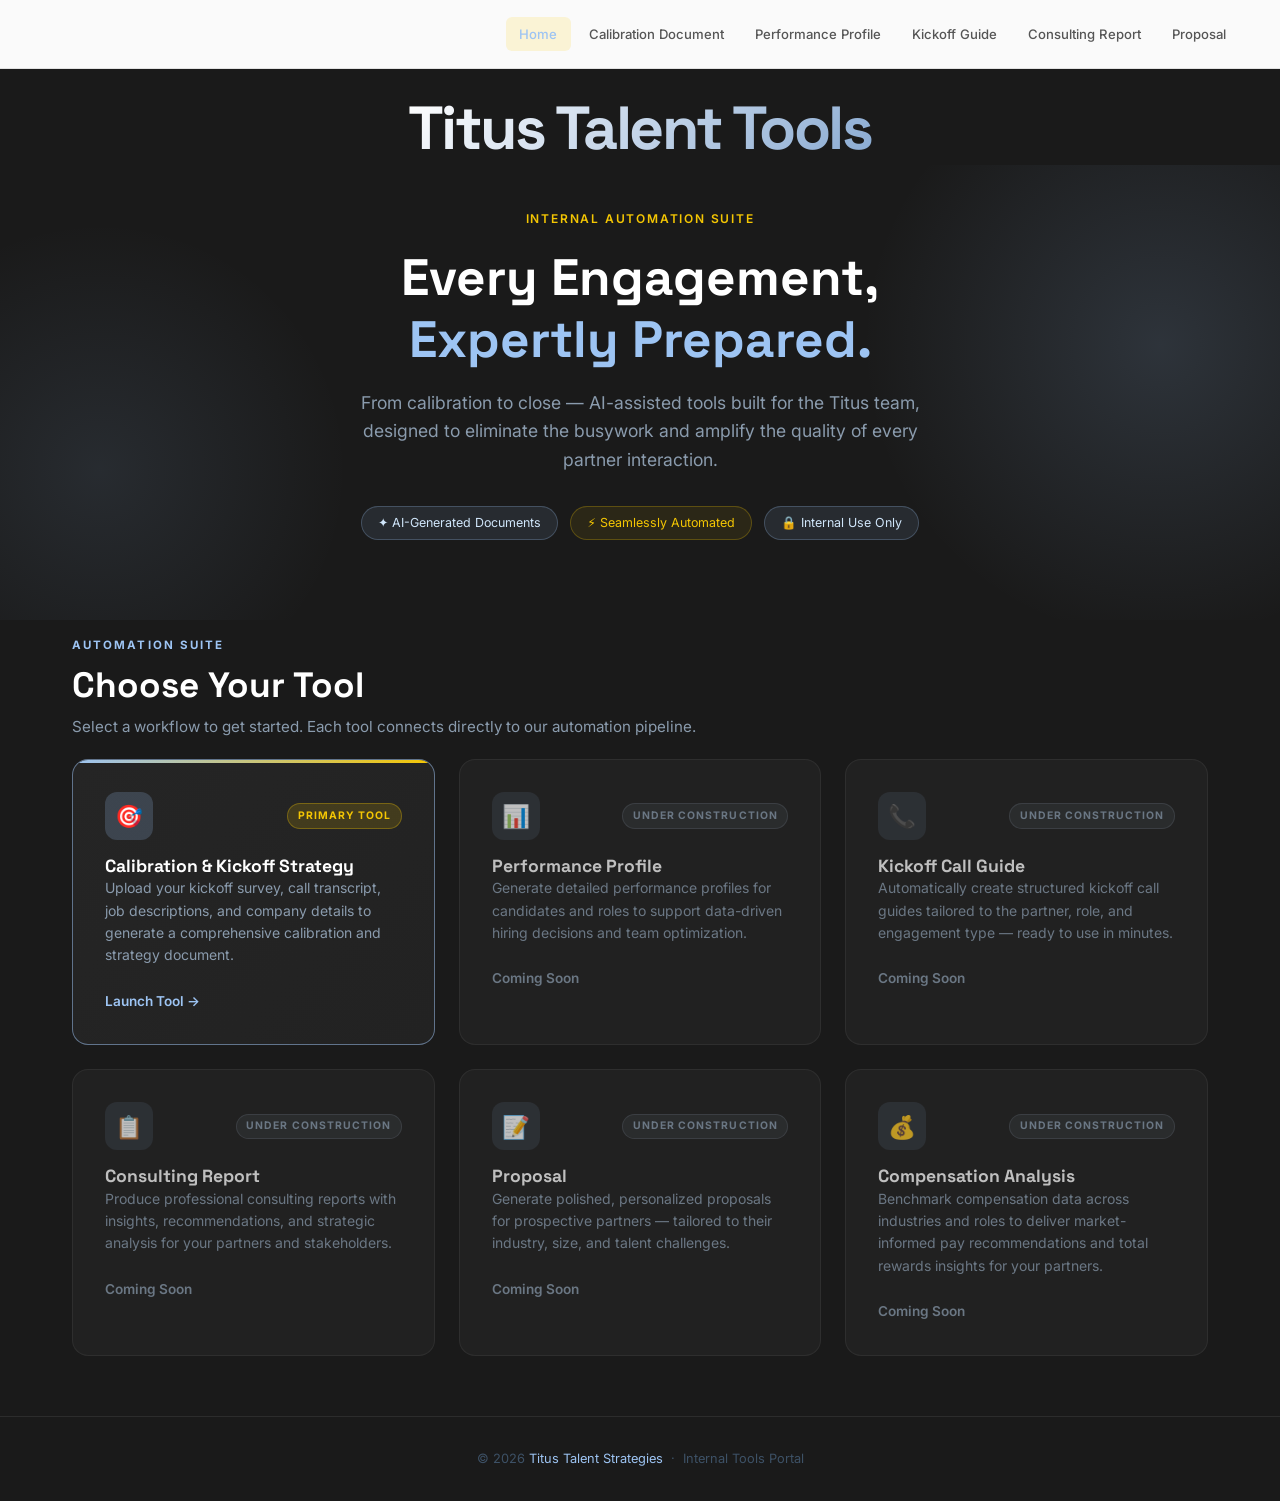
<file: index.html>
<!DOCTYPE html>
<html lang="en">
<head>
  <meta charset="UTF-8" />
  <meta name="viewport" content="width=device-width, initial-scale=1.0" />
  <title>Titus Talent Tools</title>
  <link rel="preconnect" href="https://fonts.googleapis.com" />
  <link href="https://fonts.googleapis.com/css2?family=Inter:wght@400;500;600;700;800&family=Space+Grotesk:wght@500;600;700&display=swap" rel="stylesheet" />
  <link rel="stylesheet" href="styles.css" />
</head>
<body>

  <!-- Navbar -->
  <nav class="navbar">
    <div class="navbar-inner">
      <a href="index.html" class="logo">
        <img src="logo.svg" alt="Titus Talent Strategies" height="44" />
      </a>
      <ul class="nav-links">
        <li><a href="index.html" class="active">Home</a></li>
        <li><a href="calibration-kickoff.html">Calibration Document</a></li>
        <li><span class="nav-disabled">Performance Profile</span></li>
        <li><span class="nav-disabled">Kickoff Guide</span></li>
        <li><span class="nav-disabled">Consulting Report</span></li>
        <li><span class="nav-disabled">Proposal</span></li>
      </ul>
    </div>
  </nav>

  <!-- Site Header -->
  <header class="site-header">
    <h1 class="site-title">Titus Talent Tools</h1>
  </header>

  <!-- Hero -->
  <section class="hero">
    <div class="hero-inner">
      <span class="hero-eyebrow">Internal Automation Suite</span>
      <h1>Every Engagement,<br><span>Expertly Prepared.</span></h1>
      <p class="lead">From calibration to close — AI-assisted tools built for the Titus team, designed to eliminate the busywork and amplify the quality of every partner interaction.</p>
      <div style="display:flex;justify-content:center;flex-wrap:wrap;gap:0.75rem;margin-top:2rem;">
        <span style="display:inline-flex;align-items:center;gap:6px;background:rgba(157,196,243,0.1);border:1px solid rgba(157,196,243,0.25);border-radius:999px;padding:0.4rem 1rem;font-size:0.78rem;color:var(--blue-light);">✦ AI-Generated Documents</span>
        <span style="display:inline-flex;align-items:center;gap:6px;background:rgba(244,198,3,0.08);border:1px solid rgba(244,198,3,0.25);border-radius:999px;padding:0.4rem 1rem;font-size:0.78rem;color:var(--gold);">⚡ Seamlessly Automated</span>
        <span style="display:inline-flex;align-items:center;gap:6px;background:rgba(157,196,243,0.1);border:1px solid rgba(157,196,243,0.25);border-radius:999px;padding:0.4rem 1rem;font-size:0.78rem;color:var(--blue-light);">🔒 Internal Use Only</span>
      </div>
    </div>
  </section>

  <!-- Tools Grid -->
  <div class="section">
    <div class="section-label">Automation Suite</div>
    <h2 class="section-title">Choose Your Tool</h2>
    <p class="section-sub">Select a workflow to get started. Each tool connects directly to our automation pipeline.</p>

    <div class="tools-grid">

      <!-- 1. Calibration & Kickoff — FEATURED -->
      <a href="calibration-kickoff.html" class="tool-card featured" style="text-decoration:none;">
        <div style="display:flex;align-items:center;justify-content:space-between;">
          <div class="tool-icon">🎯</div>
          <span class="badge gold">Primary Tool</span>
        </div>
        <div>
          <h3>Calibration &amp; Kickoff Strategy</h3>
          <p>Upload your kickoff survey, call transcript, job descriptions, and company details to generate a comprehensive calibration and strategy document.</p>
        </div>
        <span class="card-link">Launch Tool &rarr;</span>
      </a>

      <!-- 2. Performance Profile — Under Construction -->
      <div class="tool-card wip">
        <div style="display:flex;align-items:center;justify-content:space-between;">
          <div class="tool-icon">📊</div>
          <span class="badge wip">Under Construction</span>
        </div>
        <div>
          <h3>Performance Profile</h3>
          <p>Generate detailed performance profiles for candidates and roles to support data-driven hiring decisions and team optimization.</p>
        </div>
        <span class="card-link">Coming Soon</span>
      </div>

      <!-- 3. Kickoff Call Guide — Under Construction -->
      <div class="tool-card wip">
        <div style="display:flex;align-items:center;justify-content:space-between;">
          <div class="tool-icon">📞</div>
          <span class="badge wip">Under Construction</span>
        </div>
        <div>
          <h3>Kickoff Call Guide</h3>
          <p>Automatically create structured kickoff call guides tailored to the partner, role, and engagement type — ready to use in minutes.</p>
        </div>
        <span class="card-link">Coming Soon</span>
      </div>

      <!-- 4. Consulting Report — Under Construction -->
      <div class="tool-card wip">
        <div style="display:flex;align-items:center;justify-content:space-between;">
          <div class="tool-icon">📋</div>
          <span class="badge wip">Under Construction</span>
        </div>
        <div>
          <h3>Consulting Report</h3>
          <p>Produce professional consulting reports with insights, recommendations, and strategic analysis for your partners and stakeholders.</p>
        </div>
        <span class="card-link">Coming Soon</span>
      </div>

      <!-- 5. Proposal — Under Construction -->
      <div class="tool-card wip">
        <div style="display:flex;align-items:center;justify-content:space-between;">
          <div class="tool-icon">📝</div>
          <span class="badge wip">Under Construction</span>
        </div>
        <div>
          <h3>Proposal</h3>
          <p>Generate polished, personalized proposals for prospective partners — tailored to their industry, size, and talent challenges.</p>
        </div>
        <span class="card-link">Coming Soon</span>
      </div>

      <!-- 6. Compensation Analysis — Under Construction -->
      <div class="tool-card wip">
        <div style="display:flex;align-items:center;justify-content:space-between;">
          <div class="tool-icon">💰</div>
          <span class="badge wip">Under Construction</span>
        </div>
        <div>
          <h3>Compensation Analysis</h3>
          <p>Benchmark compensation data across industries and roles to deliver market-informed pay recommendations and total rewards insights for your partners.</p>
        </div>
        <span class="card-link">Coming Soon</span>
      </div>

    </div>
  </div>

  <!-- Footer -->
  <footer class="footer">
    <p>&copy; 2026 <a href="https://www.titustalent.com" target="_blank">Titus Talent Strategies</a> &nbsp;&middot;&nbsp; Internal Tools Portal</p>
  </footer>

</body>
</html>
</file>
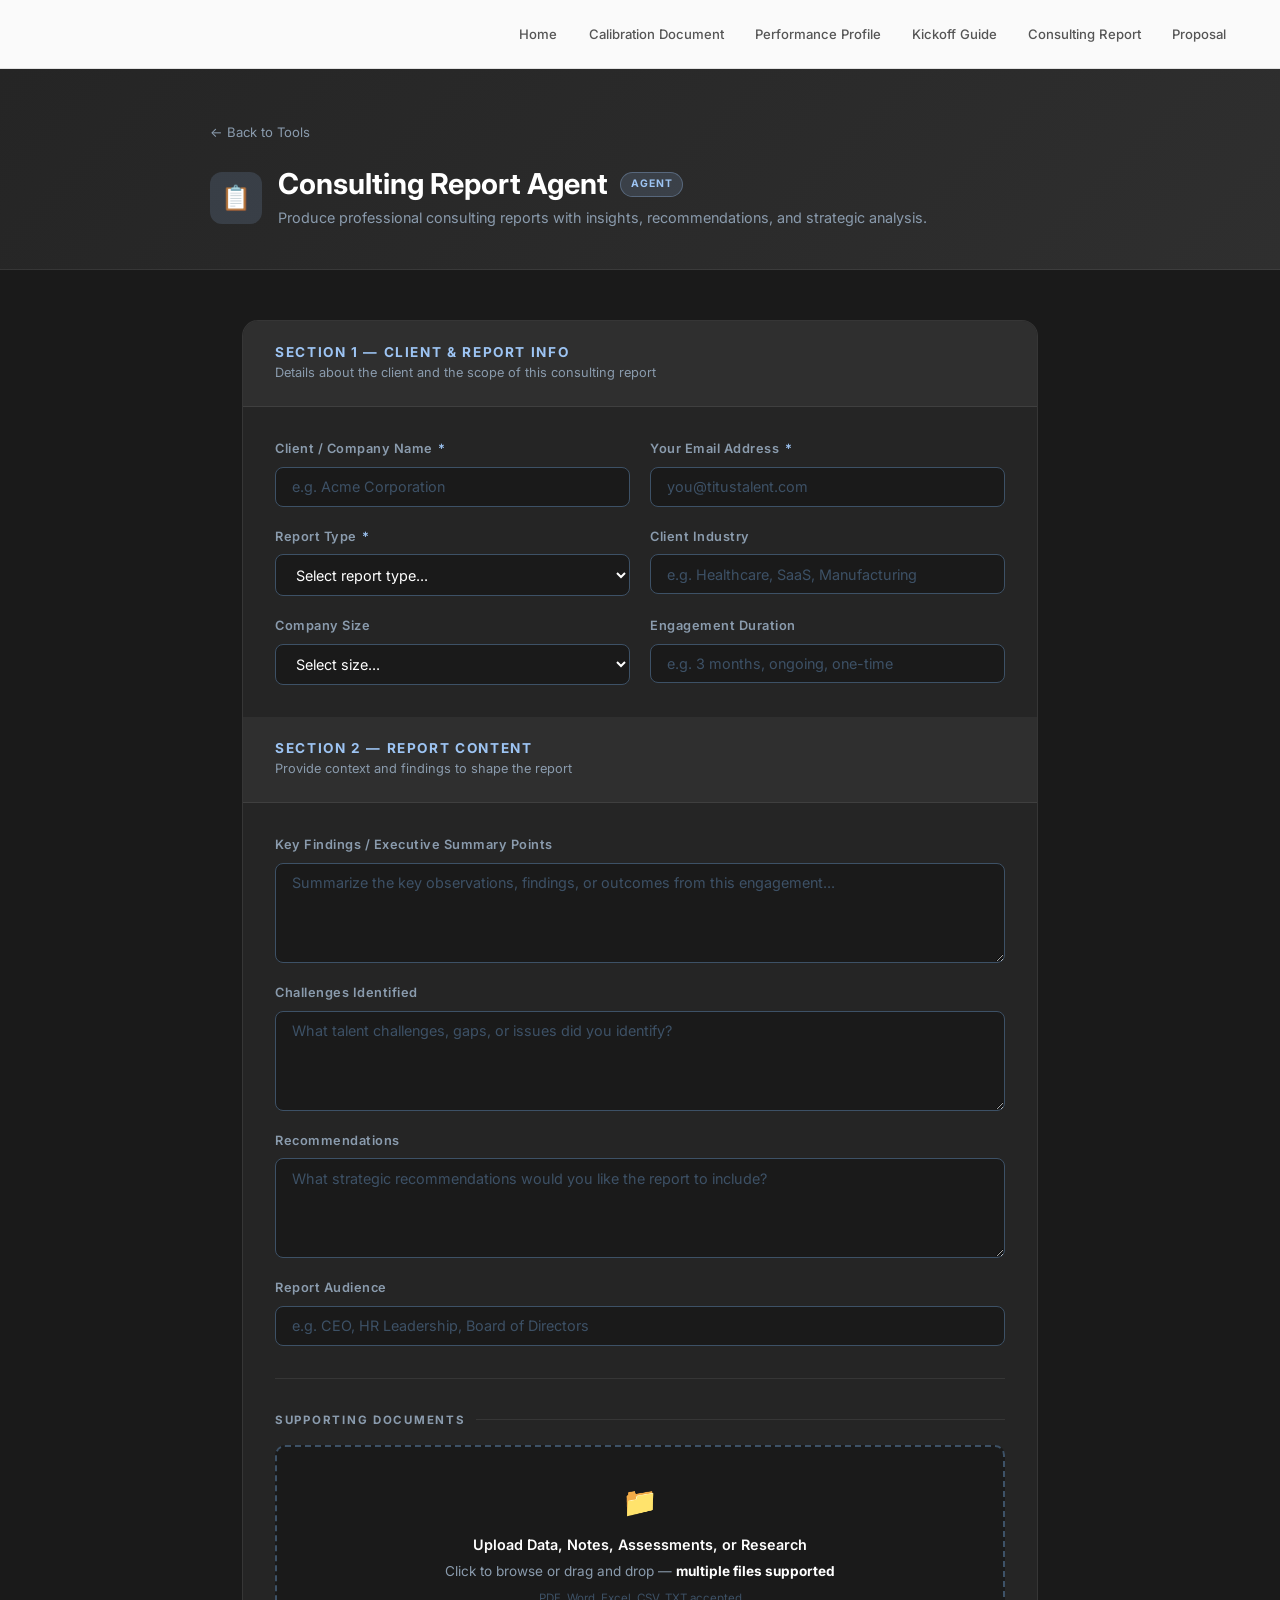
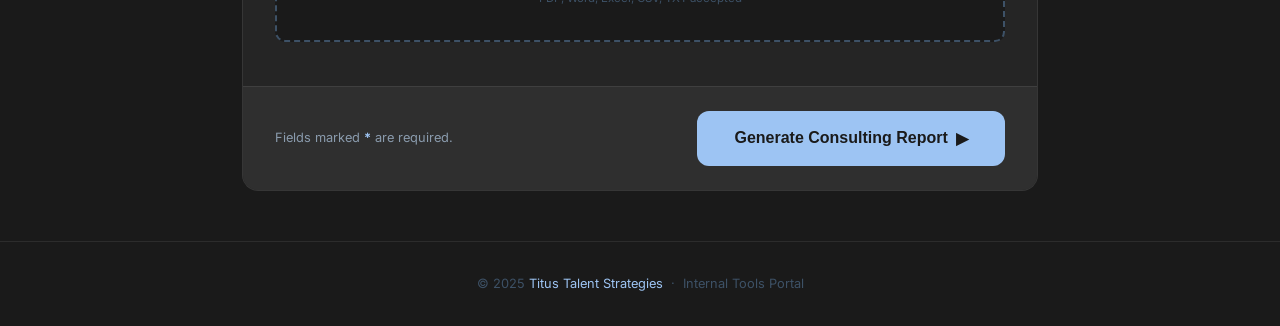
<file: consulting-report.html>
<!DOCTYPE html>
<html lang="en">
<head>
  <meta charset="UTF-8" />
  <meta name="viewport" content="width=device-width, initial-scale=1.0" />
  <title>Consulting Report Agent | Titus Talent Tools</title>
  <link rel="preconnect" href="https://fonts.googleapis.com" />
  <link href="https://fonts.googleapis.com/css2?family=Inter:wght@400;500;600;700;800&display=swap" rel="stylesheet" />
  <link rel="stylesheet" href="styles.css" />
  <style>
    .upload-zone {
      border: 2px dashed var(--gray-mid); border-radius: 10px; padding: 2rem 1.5rem;
      text-align: center; cursor: pointer; transition: all 0.2s; background: var(--navy); position: relative;
    }
    .upload-zone:hover, .upload-zone.dragover { border-color: var(--orange); background: rgba(157,196,243,0.05); }
    .upload-zone input[type="file"] { position: absolute; inset: 0; opacity: 0; cursor: pointer; width: 100%; height: 100%; }
    .upload-icon { font-size: 1.8rem; margin-bottom: 0.5rem; }
    .upload-zone p { font-size: 0.85rem; color: var(--gray-light); margin: 0; }
    .upload-zone .upload-label { font-size: 0.9rem; font-weight: 600; color: var(--white); margin-bottom: 0.3rem; }
    .upload-zone .file-types { font-size: 0.72rem; color: var(--gray-mid); margin-top: 0.4rem; }
    .file-list { margin-top: 0.75rem; display: flex; flex-direction: column; gap: 0.4rem; }
    .file-item {
      display: flex; align-items: center; gap: 8px; background: rgba(157,196,243,0.08);
      border: 1px solid rgba(157,196,243,0.2); border-radius: 6px; padding: 0.4rem 0.75rem; font-size: 0.8rem; color: var(--white);
    }
    .file-item .file-name { flex: 1; overflow: hidden; text-overflow: ellipsis; white-space: nowrap; }
    .file-item .remove-file { cursor: pointer; color: var(--gray-light); font-size: 1rem; background: none; border: none; padding: 0; transition: color 0.2s; }
    .file-item .remove-file:hover { color: var(--orange); }
  </style>
</head>
<body>

  <nav class="navbar">
    <div class="navbar-inner">
      <a href="index.html" class="logo">
        <img src="logo.svg" alt="Titus Talent Strategies" height="44" />
      </a>
      <ul class="nav-links">
        <li><a href="index.html">Home</a></li>
        <li><a href="calibration-kickoff.html">Calibration Document</a></li>
        <li><span class="nav-disabled">Performance Profile</span></li>
        <li><span class="nav-disabled">Kickoff Guide</span></li>
        <li><span class="nav-disabled">Consulting Report</span></li>
        <li><span class="nav-disabled">Proposal</span></li>
      </ul>
    </div>
  </nav>

  <div class="page-header">
    <div class="page-header-inner">
      <a href="index.html" class="back-link">&#8592; Back to Tools</a>
      <div style="display:flex;align-items:center;gap:1rem;flex-wrap:wrap;">
        <div class="tool-icon" style="width:52px;height:52px;font-size:1.5rem;border-radius:12px;background:rgba(157,196,243,0.15);display:flex;align-items:center;justify-content:center;">📋</div>
        <div>
          <div style="display:flex;align-items:center;gap:0.75rem;flex-wrap:wrap;">
            <h1 style="font-size:1.8rem;">Consulting Report Agent</h1>
            <span class="badge">Agent</span>
          </div>
          <p style="color:var(--gray-light);font-size:0.9rem;margin-top:0.3rem;">
            Produce professional consulting reports with insights, recommendations, and strategic analysis.
          </p>
        </div>
      </div>
    </div>
  </div>

  <div class="form-wrapper">
    <form id="consultingForm" novalidate>
      <div class="form-card">

        <div class="form-section-header">
          <h3>Section 1 &mdash; Client &amp; Report Info</h3>
          <p>Details about the client and the scope of this consulting report</p>
        </div>
        <div class="form-body">
          <div class="form-grid">
            <div class="field">
              <label for="companyName">Client / Company Name <span class="req">*</span></label>
              <input type="text" id="companyName" name="companyName" placeholder="e.g. Acme Corporation" required />
            </div>
            <div class="field">
              <label for="userEmail">Your Email Address <span class="req">*</span></label>
              <input type="email" id="userEmail" name="userEmail" placeholder="you@titustalent.com" required />
            </div>
            <div class="field">
              <label for="reportType">Report Type <span class="req">*</span></label>
              <select id="reportType" name="reportType" required>
                <option value="">Select report type...</option>
                <option>Talent Assessment Report</option>
                <option>Hiring Process Audit</option>
                <option>Team Performance Analysis</option>
                <option>Retention Strategy Report</option>
                <option>Organizational Health Report</option>
                <option>Executive Search Summary</option>
                <option>Custom Consulting Report</option>
              </select>
            </div>
            <div class="field">
              <label for="industry">Client Industry</label>
              <input type="text" id="industry" name="industry" placeholder="e.g. Healthcare, SaaS, Manufacturing" />
            </div>
            <div class="field">
              <label for="companySize">Company Size</label>
              <select id="companySize" name="companySize">
                <option value="">Select size...</option>
                <option>1–50 employees</option>
                <option>51–200 employees</option>
                <option>201–500 employees</option>
                <option>501–1,000 employees</option>
                <option>1,001–5,000 employees</option>
                <option>5,000+ employees</option>
              </select>
            </div>
            <div class="field">
              <label for="engagementDuration">Engagement Duration</label>
              <input type="text" id="engagementDuration" name="engagementDuration" placeholder="e.g. 3 months, ongoing, one-time" />
            </div>
          </div>
        </div>

        <div class="form-section-header">
          <h3>Section 2 &mdash; Report Content</h3>
          <p>Provide context and findings to shape the report</p>
        </div>
        <div class="form-body">
          <div class="form-grid single">
            <div class="field">
              <label for="executiveSummary">Key Findings / Executive Summary Points</label>
              <textarea id="executiveSummary" name="executiveSummary" rows="4" placeholder="Summarize the key observations, findings, or outcomes from this engagement..."></textarea>
            </div>
            <div class="field">
              <label for="challenges">Challenges Identified</label>
              <textarea id="challenges" name="challenges" rows="3" placeholder="What talent challenges, gaps, or issues did you identify?"></textarea>
            </div>
            <div class="field">
              <label for="recommendations">Recommendations</label>
              <textarea id="recommendations" name="recommendations" rows="3" placeholder="What strategic recommendations would you like the report to include?"></textarea>
            </div>
            <div class="field">
              <label for="audience">Report Audience</label>
              <input type="text" id="audience" name="audience" placeholder="e.g. CEO, HR Leadership, Board of Directors" />
            </div>
          </div>

          <hr class="form-divider" />

          <div class="form-block">
            <div class="form-block-title">Supporting Documents</div>
            <div class="upload-zone" id="docsZone">
              <input type="file" id="docsFiles" name="docsFiles" accept=".pdf,.doc,.docx,.txt,.xls,.xlsx,.csv" multiple />
              <div class="upload-icon">📁</div>
              <div class="upload-label">Upload Data, Notes, Assessments, or Research</div>
              <p>Click to browse or drag and drop &mdash; <strong style="color:var(--white);">multiple files supported</strong></p>
              <div class="file-types">PDF, Word, Excel, CSV, TXT accepted</div>
            </div>
            <div class="file-list" id="docsFileList"></div>
          </div>
        </div>

        <div class="submit-bar">
          <p>Fields marked <strong style="color:var(--orange);">*</strong> are required.</p>
          <button type="submit" class="btn btn-primary btn-lg">
            <span>Generate Consulting Report</span>
            <span>&#9654;</span>
          </button>
        </div>
      </div>
    </form>
  </div>

  <footer class="footer">
    <p>&copy; 2025 <a href="https://www.titustalent.com" target="_blank">Titus Talent Strategies</a> &nbsp;&middot;&nbsp; Internal Tools Portal</p>
  </footer>

  <div class="form-overlay" id="loadingOverlay">
    <div class="overlay-card">
      <div class="spinner"></div>
      <h2>Generating Consulting Report</h2>
      <p>Analyzing your inputs and crafting a professional consulting report. This may take a moment.</p>
    </div>
  </div>
  <div class="form-overlay" id="successOverlay">
    <div class="overlay-card">
      <div class="overlay-icon">✅</div>
      <h2>Report Submitted!</h2>
      <p>Your consulting report request has been received. Check your email for the completed document.</p>
      <div style="display:flex;gap:1rem;justify-content:center;flex-wrap:wrap;">
        <button class="btn btn-primary" onclick="location.reload()">Submit Another</button>
        <a href="index.html" class="btn btn-outline">Back to Tools</a>
      </div>
    </div>
  </div>
  <div class="form-overlay" id="errorOverlay">
    <div class="overlay-card">
      <div class="overlay-icon">⚠️</div>
      <h2>Something Went Wrong</h2>
      <p id="errorMessage">There was an issue submitting your request. Please try again.</p>
      <button class="btn btn-primary" onclick="closeOverlay('errorOverlay')">Try Again</button>
    </div>
  </div>

  <script src="app.js"></script>
  <script>
    setupUploadZone('docsZone', 'docsFiles', 'docsFileList', true);

    document.getElementById('consultingForm').addEventListener('submit', async function(e) {
      e.preventDefault();
      const companyName = document.getElementById('companyName').value.trim();
      const userEmail   = document.getElementById('userEmail').value.trim();
      const reportType  = document.getElementById('reportType').value;
      if (!companyName || !userEmail || !reportType) { showError('Please fill in all required fields.'); return; }
      if (!isValidEmail(userEmail)) { showError('Please enter a valid email address.'); return; }

      showOverlay('loadingOverlay');
      try {
        const formData = new FormData();
        formData.append('tool', 'consulting-report');
        formData.append('companyName', companyName);
        formData.append('userEmail', userEmail);
        formData.append('reportType', reportType);
        formData.append('industry', document.getElementById('industry').value);
        formData.append('companySize', document.getElementById('companySize').value);
        formData.append('engagementDuration', document.getElementById('engagementDuration').value);
        formData.append('executiveSummary', document.getElementById('executiveSummary').value);
        formData.append('challenges', document.getElementById('challenges').value);
        formData.append('recommendations', document.getElementById('recommendations').value);
        formData.append('audience', document.getElementById('audience').value);
        appendFiles(formData, 'docsFiles', 'docs');

        const WEBHOOK_URL = 'YOUR_MAKE_WEBHOOK_URL_HERE';
        const response = await fetch(WEBHOOK_URL, { method: 'POST', body: formData });
        if (response.ok) { closeOverlay('loadingOverlay'); showOverlay('successOverlay'); }
        else throw new Error('Server error ' + response.status);
      } catch(err) {
        closeOverlay('loadingOverlay');
        showError('Unable to reach the automation server. Please try again.');
        console.error(err);
      }
    });
  </script>
</body>
</html>
</file>
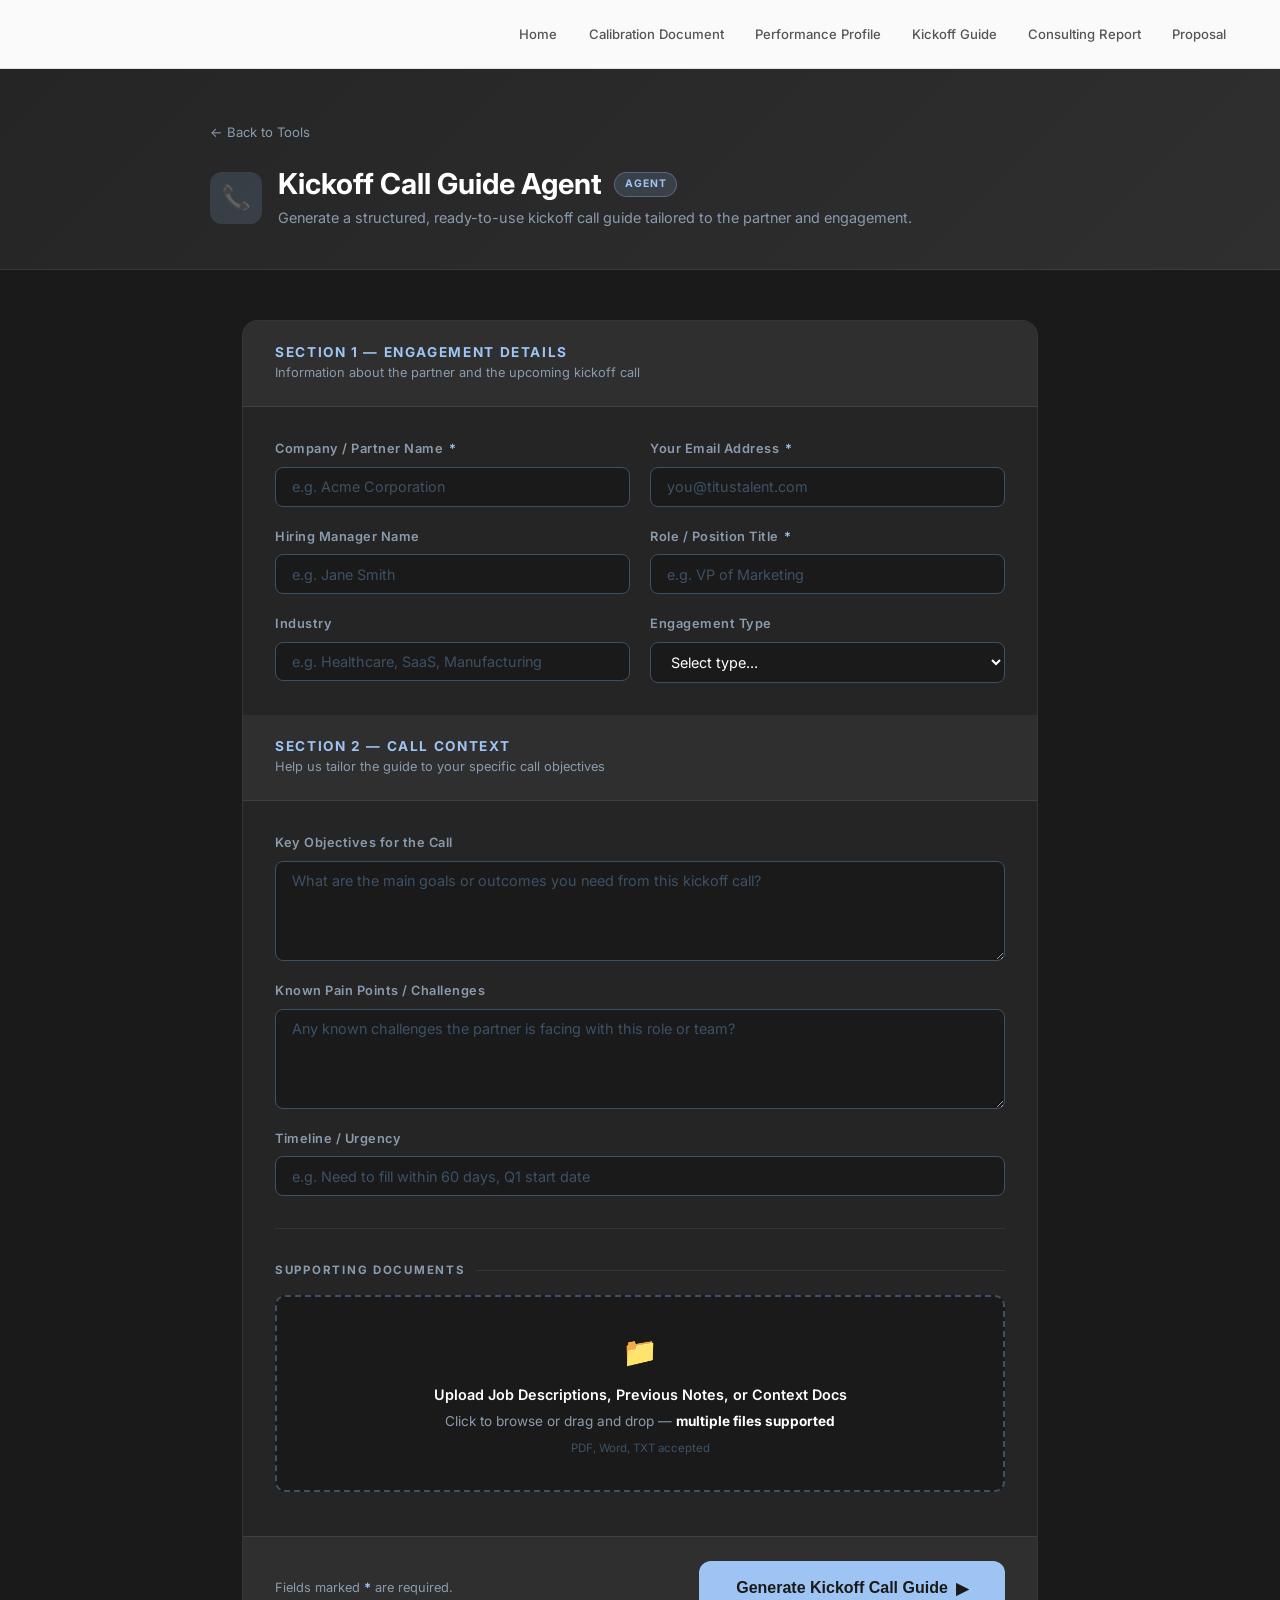
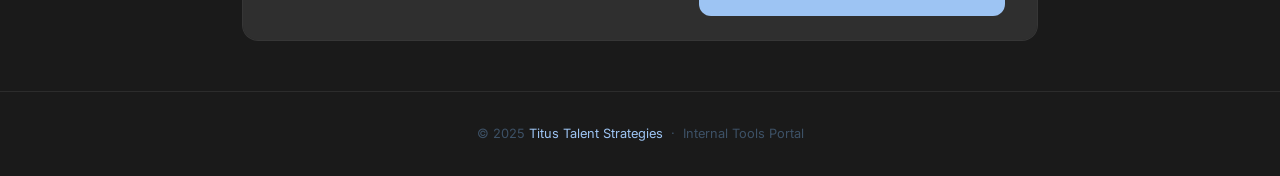
<file: kickoff-call-guide.html>
<!DOCTYPE html>
<html lang="en">
<head>
  <meta charset="UTF-8" />
  <meta name="viewport" content="width=device-width, initial-scale=1.0" />
  <title>Kickoff Call Guide Agent | Titus Talent Tools</title>
  <link rel="preconnect" href="https://fonts.googleapis.com" />
  <link href="https://fonts.googleapis.com/css2?family=Inter:wght@400;500;600;700;800&display=swap" rel="stylesheet" />
  <link rel="stylesheet" href="styles.css" />
  <style>
    .upload-zone {
      border: 2px dashed var(--gray-mid); border-radius: 10px; padding: 2rem 1.5rem;
      text-align: center; cursor: pointer; transition: all 0.2s; background: var(--navy); position: relative;
    }
    .upload-zone:hover, .upload-zone.dragover { border-color: var(--orange); background: rgba(157,196,243,0.05); }
    .upload-zone input[type="file"] { position: absolute; inset: 0; opacity: 0; cursor: pointer; width: 100%; height: 100%; }
    .upload-icon { font-size: 1.8rem; margin-bottom: 0.5rem; }
    .upload-zone p { font-size: 0.85rem; color: var(--gray-light); margin: 0; }
    .upload-zone .upload-label { font-size: 0.9rem; font-weight: 600; color: var(--white); margin-bottom: 0.3rem; }
    .upload-zone .file-types { font-size: 0.72rem; color: var(--gray-mid); margin-top: 0.4rem; }
    .file-list { margin-top: 0.75rem; display: flex; flex-direction: column; gap: 0.4rem; }
    .file-item {
      display: flex; align-items: center; gap: 8px; background: rgba(157,196,243,0.08);
      border: 1px solid rgba(157,196,243,0.2); border-radius: 6px; padding: 0.4rem 0.75rem; font-size: 0.8rem; color: var(--white);
    }
    .file-item .file-name { flex: 1; overflow: hidden; text-overflow: ellipsis; white-space: nowrap; }
    .file-item .remove-file { cursor: pointer; color: var(--gray-light); font-size: 1rem; background: none; border: none; padding: 0; transition: color 0.2s; }
    .file-item .remove-file:hover { color: var(--orange); }
  </style>
</head>
<body>

  <nav class="navbar">
    <div class="navbar-inner">
      <a href="index.html" class="logo">
        <img src="logo.svg" alt="Titus Talent Strategies" height="44" />
      </a>
      <ul class="nav-links">
        <li><a href="index.html">Home</a></li>
        <li><a href="calibration-kickoff.html">Calibration Document</a></li>
        <li><span class="nav-disabled">Performance Profile</span></li>
        <li><span class="nav-disabled">Kickoff Guide</span></li>
        <li><span class="nav-disabled">Consulting Report</span></li>
        <li><span class="nav-disabled">Proposal</span></li>
      </ul>
    </div>
  </nav>

  <div class="page-header">
    <div class="page-header-inner">
      <a href="index.html" class="back-link">&#8592; Back to Tools</a>
      <div style="display:flex;align-items:center;gap:1rem;flex-wrap:wrap;">
        <div class="tool-icon" style="width:52px;height:52px;font-size:1.5rem;border-radius:12px;background:rgba(157,196,243,0.15);display:flex;align-items:center;justify-content:center;">📞</div>
        <div>
          <div style="display:flex;align-items:center;gap:0.75rem;flex-wrap:wrap;">
            <h1 style="font-size:1.8rem;">Kickoff Call Guide Agent</h1>
            <span class="badge">Agent</span>
          </div>
          <p style="color:var(--gray-light);font-size:0.9rem;margin-top:0.3rem;">
            Generate a structured, ready-to-use kickoff call guide tailored to the partner and engagement.
          </p>
        </div>
      </div>
    </div>
  </div>

  <div class="form-wrapper">
    <form id="kickoffGuideForm" novalidate>
      <div class="form-card">

        <div class="form-section-header">
          <h3>Section 1 &mdash; Engagement Details</h3>
          <p>Information about the partner and the upcoming kickoff call</p>
        </div>
        <div class="form-body">
          <div class="form-grid">
            <div class="field">
              <label for="companyName">Company / Partner Name <span class="req">*</span></label>
              <input type="text" id="companyName" name="companyName" placeholder="e.g. Acme Corporation" required />
            </div>
            <div class="field">
              <label for="userEmail">Your Email Address <span class="req">*</span></label>
              <input type="email" id="userEmail" name="userEmail" placeholder="you@titustalent.com" required />
            </div>
            <div class="field">
              <label for="hiringManager">Hiring Manager Name</label>
              <input type="text" id="hiringManager" name="hiringManager" placeholder="e.g. Jane Smith" />
            </div>
            <div class="field">
              <label for="roleTitle">Role / Position Title <span class="req">*</span></label>
              <input type="text" id="roleTitle" name="roleTitle" placeholder="e.g. VP of Marketing" required />
            </div>
            <div class="field">
              <label for="industry">Industry</label>
              <input type="text" id="industry" name="industry" placeholder="e.g. Healthcare, SaaS, Manufacturing" />
            </div>
            <div class="field">
              <label for="engagementType">Engagement Type</label>
              <select id="engagementType" name="engagementType">
                <option value="">Select type...</option>
                <option>Executive Search</option>
                <option>Talent Optimization</option>
                <option>Retained Search</option>
                <option>Contingency Search</option>
                <option>Consulting</option>
              </select>
            </div>
          </div>
        </div>

        <div class="form-section-header">
          <h3>Section 2 &mdash; Call Context</h3>
          <p>Help us tailor the guide to your specific call objectives</p>
        </div>
        <div class="form-body">
          <div class="form-grid single">
            <div class="field">
              <label for="callObjectives">Key Objectives for the Call</label>
              <textarea id="callObjectives" name="callObjectives" rows="3" placeholder="What are the main goals or outcomes you need from this kickoff call?"></textarea>
            </div>
            <div class="field">
              <label for="painPoints">Known Pain Points / Challenges</label>
              <textarea id="painPoints" name="painPoints" rows="3" placeholder="Any known challenges the partner is facing with this role or team?"></textarea>
            </div>
            <div class="field">
              <label for="timeline">Timeline / Urgency</label>
              <input type="text" id="timeline" name="timeline" placeholder="e.g. Need to fill within 60 days, Q1 start date" />
            </div>
          </div>

          <hr class="form-divider" />

          <div class="form-block">
            <div class="form-block-title">Supporting Documents</div>
            <div class="upload-zone" id="docsZone">
              <input type="file" id="docsFiles" name="docsFiles" accept=".pdf,.doc,.docx,.txt" multiple />
              <div class="upload-icon">📁</div>
              <div class="upload-label">Upload Job Descriptions, Previous Notes, or Context Docs</div>
              <p>Click to browse or drag and drop &mdash; <strong style="color:var(--white);">multiple files supported</strong></p>
              <div class="file-types">PDF, Word, TXT accepted</div>
            </div>
            <div class="file-list" id="docsFileList"></div>
          </div>
        </div>

        <div class="submit-bar">
          <p>Fields marked <strong style="color:var(--orange);">*</strong> are required.</p>
          <button type="submit" class="btn btn-primary btn-lg">
            <span>Generate Kickoff Call Guide</span>
            <span>&#9654;</span>
          </button>
        </div>
      </div>
    </form>
  </div>

  <footer class="footer">
    <p>&copy; 2025 <a href="https://www.titustalent.com" target="_blank">Titus Talent Strategies</a> &nbsp;&middot;&nbsp; Internal Tools Portal</p>
  </footer>

  <div class="form-overlay" id="loadingOverlay">
    <div class="overlay-card">
      <div class="spinner"></div>
      <h2>Building Your Call Guide</h2>
      <p>Crafting a tailored kickoff call guide for your engagement. This may take a moment.</p>
    </div>
  </div>
  <div class="form-overlay" id="successOverlay">
    <div class="overlay-card">
      <div class="overlay-icon">✅</div>
      <h2>Guide Ready!</h2>
      <p>Your kickoff call guide has been submitted for generation. Check your email for the completed guide.</p>
      <div style="display:flex;gap:1rem;justify-content:center;flex-wrap:wrap;">
        <button class="btn btn-primary" onclick="location.reload()">Submit Another</button>
        <a href="index.html" class="btn btn-outline">Back to Tools</a>
      </div>
    </div>
  </div>
  <div class="form-overlay" id="errorOverlay">
    <div class="overlay-card">
      <div class="overlay-icon">⚠️</div>
      <h2>Something Went Wrong</h2>
      <p id="errorMessage">There was an issue submitting your request. Please try again.</p>
      <button class="btn btn-primary" onclick="closeOverlay('errorOverlay')">Try Again</button>
    </div>
  </div>

  <script src="app.js"></script>
  <script>
    setupUploadZone('docsZone', 'docsFiles', 'docsFileList', true);

    document.getElementById('kickoffGuideForm').addEventListener('submit', async function(e) {
      e.preventDefault();
      const companyName = document.getElementById('companyName').value.trim();
      const userEmail   = document.getElementById('userEmail').value.trim();
      const roleTitle   = document.getElementById('roleTitle').value.trim();
      if (!companyName || !userEmail || !roleTitle) { showError('Please fill in all required fields.'); return; }
      if (!isValidEmail(userEmail)) { showError('Please enter a valid email address.'); return; }

      showOverlay('loadingOverlay');
      try {
        const formData = new FormData();
        formData.append('tool', 'kickoff-call-guide');
        formData.append('companyName', companyName);
        formData.append('userEmail', userEmail);
        formData.append('hiringManager', document.getElementById('hiringManager').value);
        formData.append('roleTitle', roleTitle);
        formData.append('industry', document.getElementById('industry').value);
        formData.append('engagementType', document.getElementById('engagementType').value);
        formData.append('callObjectives', document.getElementById('callObjectives').value);
        formData.append('painPoints', document.getElementById('painPoints').value);
        formData.append('timeline', document.getElementById('timeline').value);
        appendFiles(formData, 'docsFiles', 'docs');

        const WEBHOOK_URL = 'https://hook.us1.make.com/m13s74cmy92mkqtu5eobdjjzpq79iumv';
        const response = await fetch(WEBHOOK_URL, { method: 'POST', body: formData });
        if (response.ok) { closeOverlay('loadingOverlay'); showOverlay('successOverlay'); }
        else throw new Error('Server error ' + response.status);
      } catch(err) {
        closeOverlay('loadingOverlay');
        showError('Unable to reach the automation server. Please try again.');
        console.error(err);
      }
    });
  </script>
</body>
</html>
</file>
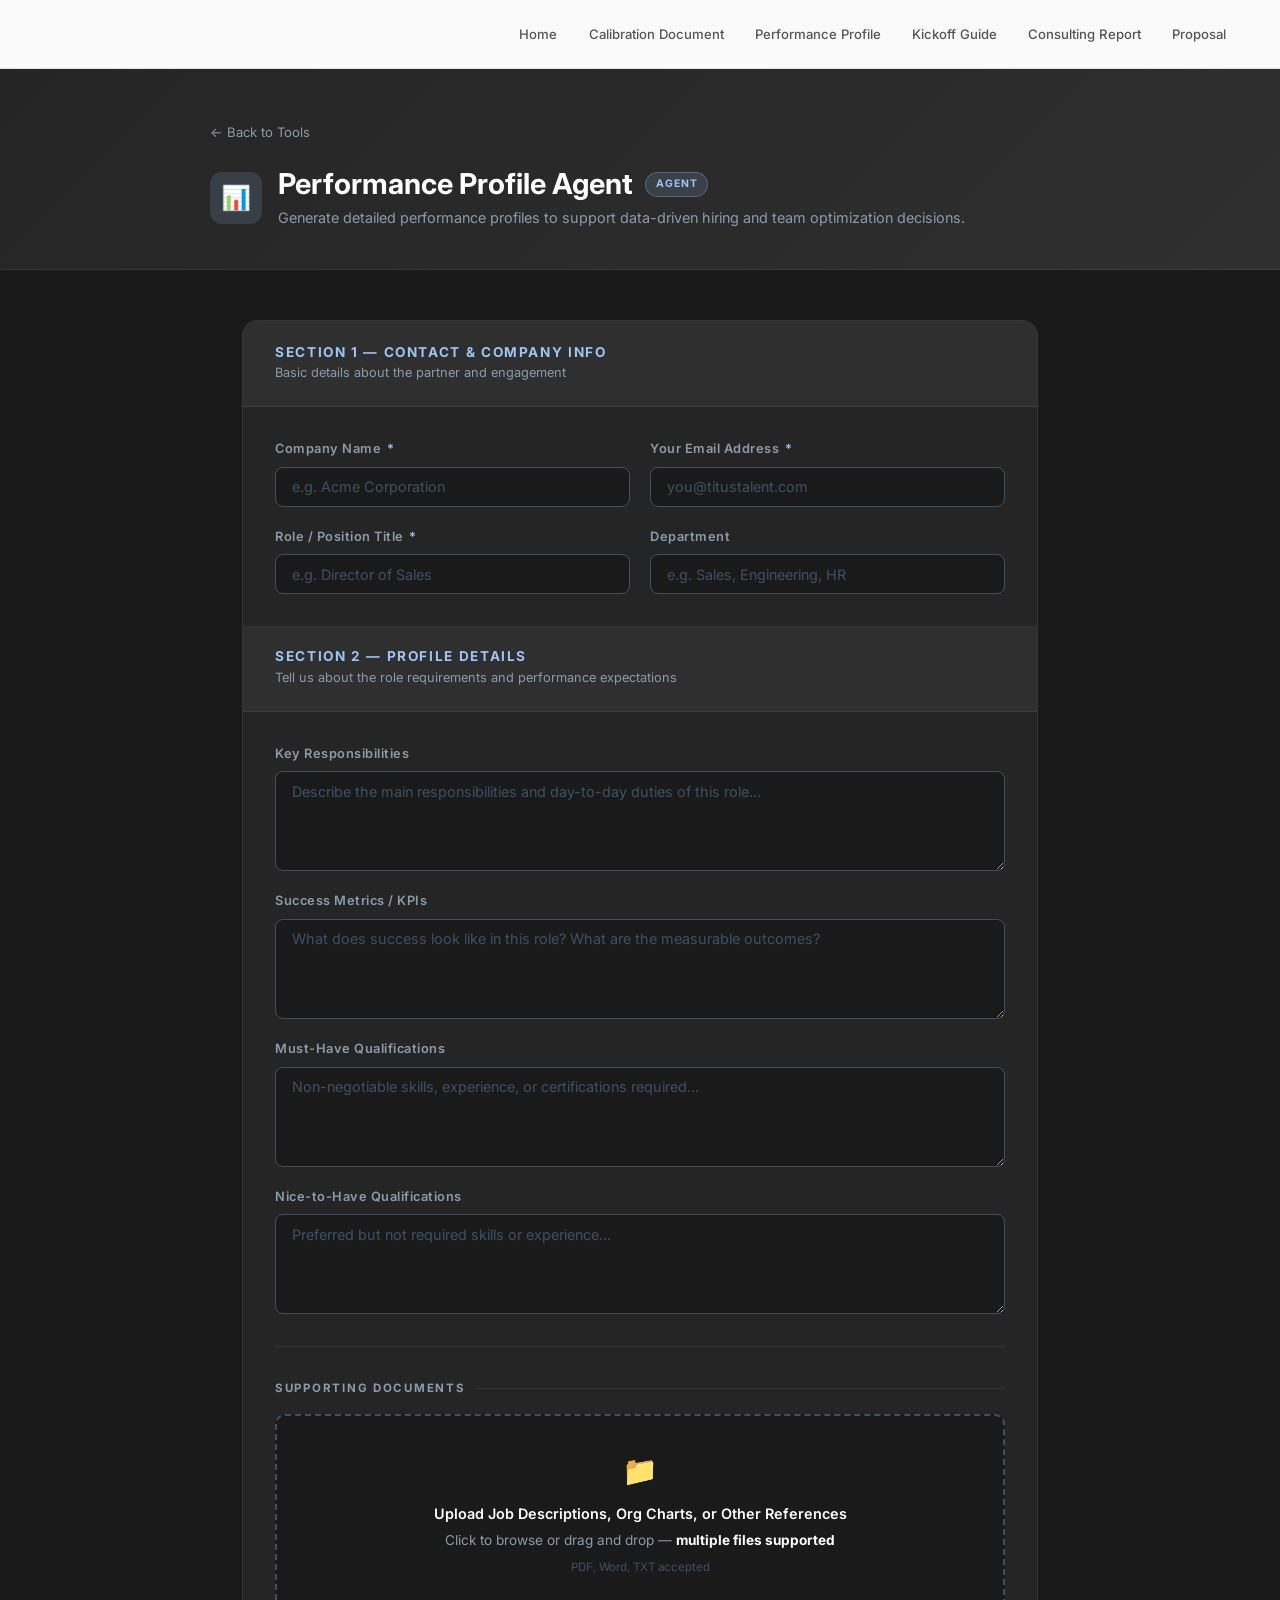
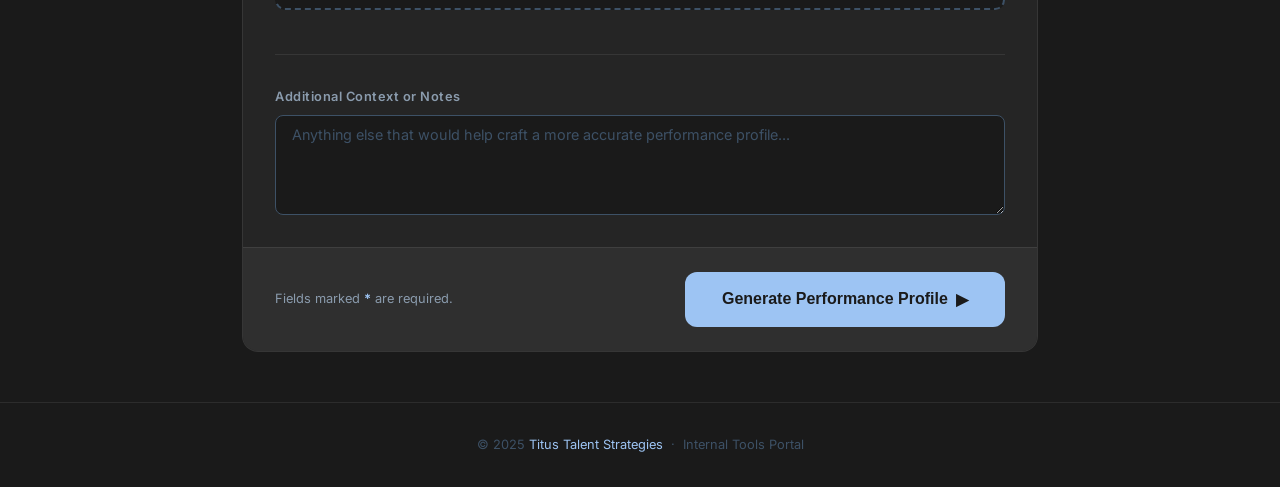
<file: performance-profile.html>
<!DOCTYPE html>
<html lang="en">
<head>
  <meta charset="UTF-8" />
  <meta name="viewport" content="width=device-width, initial-scale=1.0" />
  <title>Performance Profile Agent | Titus Talent Tools</title>
  <link rel="preconnect" href="https://fonts.googleapis.com" />
  <link href="https://fonts.googleapis.com/css2?family=Inter:wght@400;500;600;700;800&display=swap" rel="stylesheet" />
  <link rel="stylesheet" href="styles.css" />
  <style>
    .upload-zone {
      border: 2px dashed var(--gray-mid);
      border-radius: 10px;
      padding: 2rem 1.5rem;
      text-align: center;
      cursor: pointer;
      transition: all 0.2s;
      background: var(--navy);
      position: relative;
    }
    .upload-zone:hover, .upload-zone.dragover {
      border-color: var(--orange);
      background: rgba(157,196,243,0.05);
    }
    .upload-zone input[type="file"] {
      position: absolute; inset: 0; opacity: 0; cursor: pointer; width: 100%; height: 100%;
    }
    .upload-icon { font-size: 1.8rem; margin-bottom: 0.5rem; }
    .upload-zone p { font-size: 0.85rem; color: var(--gray-light); margin: 0; }
    .upload-zone .upload-label { font-size: 0.9rem; font-weight: 600; color: var(--white); margin-bottom: 0.3rem; }
    .upload-zone .file-types { font-size: 0.72rem; color: var(--gray-mid); margin-top: 0.4rem; }
    .file-list { margin-top: 0.75rem; display: flex; flex-direction: column; gap: 0.4rem; }
    .file-item {
      display: flex; align-items: center; gap: 8px;
      background: rgba(157,196,243,0.08); border: 1px solid rgba(157,196,243,0.2);
      border-radius: 6px; padding: 0.4rem 0.75rem; font-size: 0.8rem; color: var(--white);
    }
    .file-item .file-name { flex: 1; overflow: hidden; text-overflow: ellipsis; white-space: nowrap; }
    .file-item .remove-file {
      cursor: pointer; color: var(--gray-light); font-size: 1rem;
      background: none; border: none; padding: 0; transition: color 0.2s;
    }
    .file-item .remove-file:hover { color: var(--orange); }
  </style>
</head>
<body>

  <nav class="navbar">
    <div class="navbar-inner">
      <a href="index.html" class="logo">
        <img src="logo.svg" alt="Titus Talent Strategies" height="44" />
      </a>
      <ul class="nav-links">
        <li><a href="index.html">Home</a></li>
        <li><a href="calibration-kickoff.html">Calibration Document</a></li>
        <li><span class="nav-disabled">Performance Profile</span></li>
        <li><span class="nav-disabled">Kickoff Guide</span></li>
        <li><span class="nav-disabled">Consulting Report</span></li>
        <li><span class="nav-disabled">Proposal</span></li>
      </ul>
    </div>
  </nav>

  <div class="page-header">
    <div class="page-header-inner">
      <a href="index.html" class="back-link">&#8592; Back to Tools</a>
      <div style="display:flex;align-items:center;gap:1rem;flex-wrap:wrap;">
        <div class="tool-icon" style="width:52px;height:52px;font-size:1.5rem;border-radius:12px;background:rgba(157,196,243,0.15);display:flex;align-items:center;justify-content:center;">📊</div>
        <div>
          <div style="display:flex;align-items:center;gap:0.75rem;flex-wrap:wrap;">
            <h1 style="font-size:1.8rem;">Performance Profile Agent</h1>
            <span class="badge">Agent</span>
          </div>
          <p style="color:var(--gray-light);font-size:0.9rem;margin-top:0.3rem;">
            Generate detailed performance profiles to support data-driven hiring and team optimization decisions.
          </p>
        </div>
      </div>
    </div>
  </div>

  <div class="form-wrapper">
    <form id="performanceForm" novalidate>
      <div class="form-card">

        <div class="form-section-header">
          <h3>Section 1 &mdash; Contact &amp; Company Info</h3>
          <p>Basic details about the partner and engagement</p>
        </div>
        <div class="form-body">
          <div class="form-grid">
            <div class="field">
              <label for="companyName">Company Name <span class="req">*</span></label>
              <input type="text" id="companyName" name="companyName" placeholder="e.g. Acme Corporation" required />
            </div>
            <div class="field">
              <label for="userEmail">Your Email Address <span class="req">*</span></label>
              <input type="email" id="userEmail" name="userEmail" placeholder="you@titustalent.com" required />
            </div>
            <div class="field">
              <label for="roleTitle">Role / Position Title <span class="req">*</span></label>
              <input type="text" id="roleTitle" name="roleTitle" placeholder="e.g. Director of Sales" required />
            </div>
            <div class="field">
              <label for="department">Department</label>
              <input type="text" id="department" name="department" placeholder="e.g. Sales, Engineering, HR" />
            </div>
          </div>
        </div>

        <div class="form-section-header">
          <h3>Section 2 &mdash; Profile Details</h3>
          <p>Tell us about the role requirements and performance expectations</p>
        </div>
        <div class="form-body">
          <div class="form-grid single">
            <div class="field">
              <label for="keyResponsibilities">Key Responsibilities</label>
              <textarea id="keyResponsibilities" name="keyResponsibilities" rows="4" placeholder="Describe the main responsibilities and day-to-day duties of this role..."></textarea>
            </div>
            <div class="field">
              <label for="successMetrics">Success Metrics / KPIs</label>
              <textarea id="successMetrics" name="successMetrics" rows="3" placeholder="What does success look like in this role? What are the measurable outcomes?"></textarea>
            </div>
            <div class="field">
              <label for="mustHaves">Must-Have Qualifications</label>
              <textarea id="mustHaves" name="mustHaves" rows="3" placeholder="Non-negotiable skills, experience, or certifications required..."></textarea>
            </div>
            <div class="field">
              <label for="niceToHaves">Nice-to-Have Qualifications</label>
              <textarea id="niceToHaves" name="niceToHaves" rows="3" placeholder="Preferred but not required skills or experience..."></textarea>
            </div>
          </div>

          <hr class="form-divider" />

          <div class="form-block">
            <div class="form-block-title">Supporting Documents</div>
            <div class="upload-zone" id="docsZone">
              <input type="file" id="docsFiles" name="docsFiles" accept=".pdf,.doc,.docx,.txt" multiple />
              <div class="upload-icon">📁</div>
              <div class="upload-label">Upload Job Descriptions, Org Charts, or Other References</div>
              <p>Click to browse or drag and drop &mdash; <strong style="color:var(--white);">multiple files supported</strong></p>
              <div class="file-types">PDF, Word, TXT accepted</div>
            </div>
            <div class="file-list" id="docsFileList"></div>
          </div>

          <hr class="form-divider" />

          <div class="field">
            <label for="additionalContext">Additional Context or Notes</label>
            <textarea id="additionalContext" name="additionalContext" rows="3" placeholder="Anything else that would help craft a more accurate performance profile..."></textarea>
          </div>
        </div>

        <div class="submit-bar">
          <p>Fields marked <strong style="color:var(--orange);">*</strong> are required.</p>
          <button type="submit" class="btn btn-primary btn-lg">
            <span>Generate Performance Profile</span>
            <span>&#9654;</span>
          </button>
        </div>
      </div>
    </form>
  </div>

  <footer class="footer">
    <p>&copy; 2025 <a href="https://www.titustalent.com" target="_blank">Titus Talent Strategies</a> &nbsp;&middot;&nbsp; Internal Tools Portal</p>
  </footer>

  <div class="form-overlay" id="loadingOverlay">
    <div class="overlay-card">
      <div class="spinner"></div>
      <h2>Building Performance Profile</h2>
      <p>Analyzing role requirements and generating your performance profile. This may take a moment.</p>
    </div>
  </div>
  <div class="form-overlay" id="successOverlay">
    <div class="overlay-card">
      <div class="overlay-icon">✅</div>
      <h2>Profile Generated!</h2>
      <p>Your performance profile request has been submitted. Check your email for the completed document.</p>
      <div style="display:flex;gap:1rem;justify-content:center;flex-wrap:wrap;">
        <button class="btn btn-primary" onclick="location.reload()">Submit Another</button>
        <a href="index.html" class="btn btn-outline">Back to Tools</a>
      </div>
    </div>
  </div>
  <div class="form-overlay" id="errorOverlay">
    <div class="overlay-card">
      <div class="overlay-icon">⚠️</div>
      <h2>Something Went Wrong</h2>
      <p id="errorMessage">There was an issue submitting your request. Please try again.</p>
      <button class="btn btn-primary" onclick="closeOverlay('errorOverlay')">Try Again</button>
    </div>
  </div>

  <script src="app.js"></script>
  <script>
    setupUploadZone('docsZone', 'docsFiles', 'docsFileList', true);

    document.getElementById('performanceForm').addEventListener('submit', async function(e) {
      e.preventDefault();
      const companyName = document.getElementById('companyName').value.trim();
      const userEmail   = document.getElementById('userEmail').value.trim();
      const roleTitle   = document.getElementById('roleTitle').value.trim();
      if (!companyName || !userEmail || !roleTitle) { showError('Please fill in all required fields.'); return; }
      if (!isValidEmail(userEmail)) { showError('Please enter a valid email address.'); return; }

      showOverlay('loadingOverlay');
      try {
        const formData = new FormData();
        formData.append('tool', 'performance-profile');
        formData.append('companyName', companyName);
        formData.append('userEmail', userEmail);
        formData.append('roleTitle', roleTitle);
        formData.append('department', document.getElementById('department').value);
        formData.append('keyResponsibilities', document.getElementById('keyResponsibilities').value);
        formData.append('successMetrics', document.getElementById('successMetrics').value);
        formData.append('mustHaves', document.getElementById('mustHaves').value);
        formData.append('niceToHaves', document.getElementById('niceToHaves').value);
        formData.append('additionalContext', document.getElementById('additionalContext').value);
        appendFiles(formData, 'docsFiles', 'docs');

        const WEBHOOK_URL = 'YOUR_MAKE_WEBHOOK_URL_HERE';
        const response = await fetch(WEBHOOK_URL, { method: 'POST', body: formData });
        if (response.ok) { closeOverlay('loadingOverlay'); showOverlay('successOverlay'); }
        else throw new Error('Server error ' + response.status);
      } catch(err) {
        closeOverlay('loadingOverlay');
        showError('Unable to reach the automation server. Please try again.');
        console.error(err);
      }
    });
  </script>
</body>
</html>
</file>
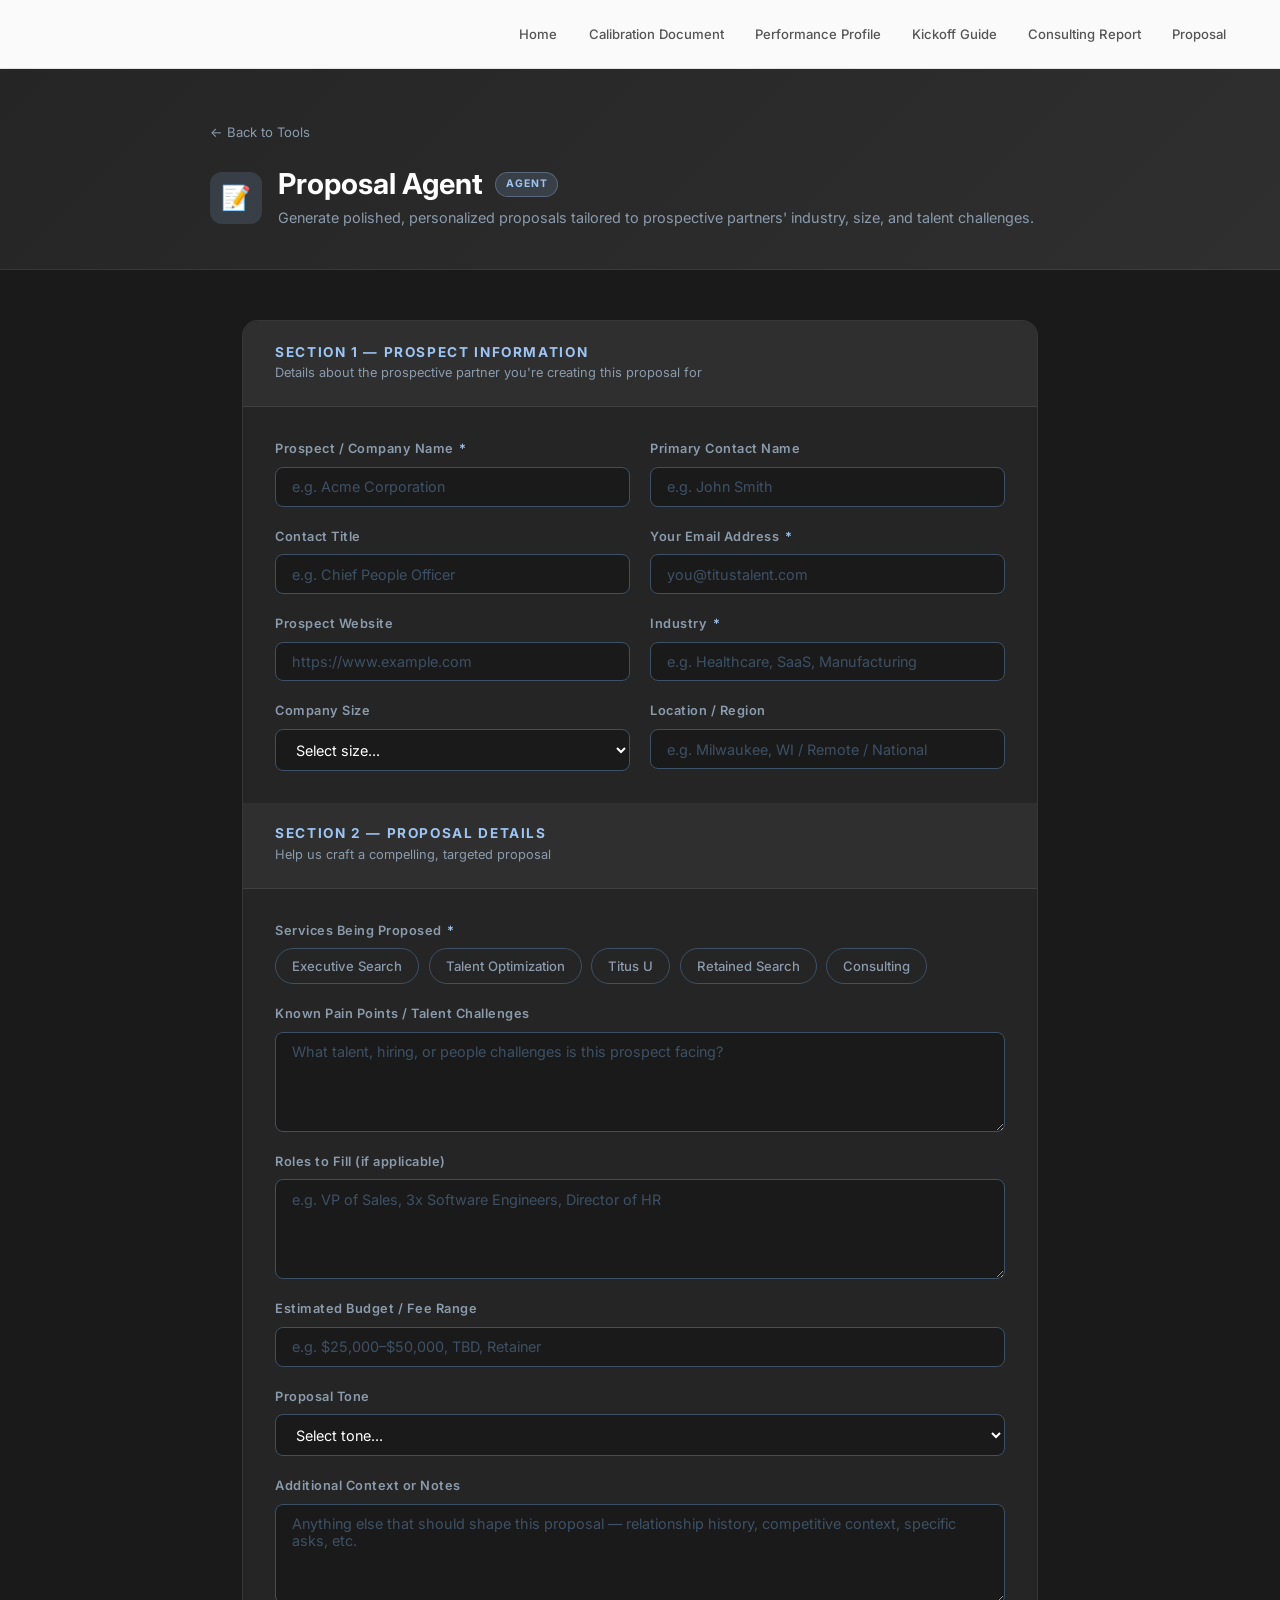
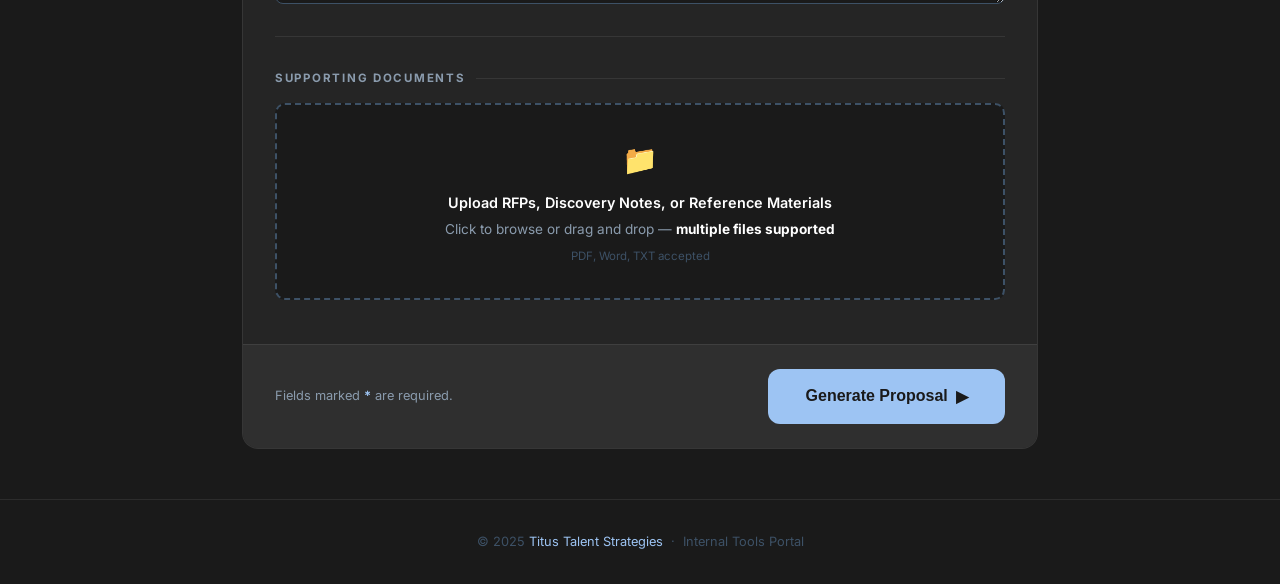
<file: proposal.html>
<!DOCTYPE html>
<html lang="en">
<head>
  <meta charset="UTF-8" />
  <meta name="viewport" content="width=device-width, initial-scale=1.0" />
  <title>Proposal Agent | Titus Talent Tools</title>
  <link rel="preconnect" href="https://fonts.googleapis.com" />
  <link href="https://fonts.googleapis.com/css2?family=Inter:wght@400;500;600;700;800&display=swap" rel="stylesheet" />
  <link rel="stylesheet" href="styles.css" />
  <style>
    .upload-zone {
      border: 2px dashed var(--gray-mid); border-radius: 10px; padding: 2rem 1.5rem;
      text-align: center; cursor: pointer; transition: all 0.2s; background: var(--navy); position: relative;
    }
    .upload-zone:hover, .upload-zone.dragover { border-color: var(--orange); background: rgba(157,196,243,0.05); }
    .upload-zone input[type="file"] { position: absolute; inset: 0; opacity: 0; cursor: pointer; width: 100%; height: 100%; }
    .upload-icon { font-size: 1.8rem; margin-bottom: 0.5rem; }
    .upload-zone p { font-size: 0.85rem; color: var(--gray-light); margin: 0; }
    .upload-zone .upload-label { font-size: 0.9rem; font-weight: 600; color: var(--white); margin-bottom: 0.3rem; }
    .upload-zone .file-types { font-size: 0.72rem; color: var(--gray-mid); margin-top: 0.4rem; }
    .file-list { margin-top: 0.75rem; display: flex; flex-direction: column; gap: 0.4rem; }
    .file-item {
      display: flex; align-items: center; gap: 8px; background: rgba(157,196,243,0.08);
      border: 1px solid rgba(157,196,243,0.2); border-radius: 6px; padding: 0.4rem 0.75rem; font-size: 0.8rem; color: var(--white);
    }
    .file-item .file-name { flex: 1; overflow: hidden; text-overflow: ellipsis; white-space: nowrap; }
    .file-item .remove-file { cursor: pointer; color: var(--gray-light); font-size: 1rem; background: none; border: none; padding: 0; transition: color 0.2s; }
    .file-item .remove-file:hover { color: var(--orange); }
  </style>
</head>
<body>

  <nav class="navbar">
    <div class="navbar-inner">
      <a href="index.html" class="logo">
        <img src="logo.svg" alt="Titus Talent Strategies" height="44" />
      </a>
      <ul class="nav-links">
        <li><a href="index.html">Home</a></li>
        <li><a href="calibration-kickoff.html">Calibration Document</a></li>
        <li><span class="nav-disabled">Performance Profile</span></li>
        <li><span class="nav-disabled">Kickoff Guide</span></li>
        <li><span class="nav-disabled">Consulting Report</span></li>
        <li><span class="nav-disabled">Proposal</span></li>
      </ul>
    </div>
  </nav>

  <div class="page-header">
    <div class="page-header-inner">
      <a href="index.html" class="back-link">&#8592; Back to Tools</a>
      <div style="display:flex;align-items:center;gap:1rem;flex-wrap:wrap;">
        <div class="tool-icon" style="width:52px;height:52px;font-size:1.5rem;border-radius:12px;background:rgba(157,196,243,0.15);display:flex;align-items:center;justify-content:center;">📝</div>
        <div>
          <div style="display:flex;align-items:center;gap:0.75rem;flex-wrap:wrap;">
            <h1 style="font-size:1.8rem;">Proposal Agent</h1>
            <span class="badge">Agent</span>
          </div>
          <p style="color:var(--gray-light);font-size:0.9rem;margin-top:0.3rem;">
            Generate polished, personalized proposals tailored to prospective partners' industry, size, and talent challenges.
          </p>
        </div>
      </div>
    </div>
  </div>

  <div class="form-wrapper">
    <form id="proposalForm" novalidate>
      <div class="form-card">

        <div class="form-section-header">
          <h3>Section 1 &mdash; Prospect Information</h3>
          <p>Details about the prospective partner you're creating this proposal for</p>
        </div>
        <div class="form-body">
          <div class="form-grid">
            <div class="field">
              <label for="prospectName">Prospect / Company Name <span class="req">*</span></label>
              <input type="text" id="prospectName" name="prospectName" placeholder="e.g. Acme Corporation" required />
            </div>
            <div class="field">
              <label for="contactName">Primary Contact Name</label>
              <input type="text" id="contactName" name="contactName" placeholder="e.g. John Smith" />
            </div>
            <div class="field">
              <label for="contactTitle">Contact Title</label>
              <input type="text" id="contactTitle" name="contactTitle" placeholder="e.g. Chief People Officer" />
            </div>
            <div class="field">
              <label for="userEmail">Your Email Address <span class="req">*</span></label>
              <input type="email" id="userEmail" name="userEmail" placeholder="you@titustalent.com" required />
            </div>
            <div class="field">
              <label for="websiteUrl">Prospect Website</label>
              <input type="text" id="websiteUrl" name="websiteUrl" placeholder="https://www.example.com" />
            </div>
            <div class="field">
              <label for="industry">Industry <span class="req">*</span></label>
              <input type="text" id="industry" name="industry" placeholder="e.g. Healthcare, SaaS, Manufacturing" required />
            </div>
            <div class="field">
              <label for="companySize">Company Size</label>
              <select id="companySize" name="companySize">
                <option value="">Select size...</option>
                <option>1–50 employees</option>
                <option>51–200 employees</option>
                <option>201–500 employees</option>
                <option>501–1,000 employees</option>
                <option>1,001–5,000 employees</option>
                <option>5,000+ employees</option>
              </select>
            </div>
            <div class="field">
              <label for="location">Location / Region</label>
              <input type="text" id="location" name="location" placeholder="e.g. Milwaukee, WI / Remote / National" />
            </div>
          </div>
        </div>

        <div class="form-section-header">
          <h3>Section 2 &mdash; Proposal Details</h3>
          <p>Help us craft a compelling, targeted proposal</p>
        </div>
        <div class="form-body">
          <div class="form-grid single">
            <div class="field">
              <label for="servicesNeeded">Services Being Proposed <span class="req">*</span></label>
              <div class="check-group radio-group">
                <label class="radio-pill"><input type="checkbox" name="services" value="Executive Search" /><label>Executive Search</label></label>
                <label class="radio-pill"><input type="checkbox" name="services" value="Talent Optimization" /><label>Talent Optimization</label></label>
                <label class="radio-pill"><input type="checkbox" name="services" value="Titus U" /><label>Titus U</label></label>
                <label class="radio-pill"><input type="checkbox" name="services" value="Retained Search" /><label>Retained Search</label></label>
                <label class="radio-pill"><input type="checkbox" name="services" value="Consulting" /><label>Consulting</label></label>
              </div>
            </div>

            <div class="field">
              <label for="painPoints">Known Pain Points / Talent Challenges</label>
              <textarea id="painPoints" name="painPoints" rows="4" placeholder="What talent, hiring, or people challenges is this prospect facing?"></textarea>
            </div>
            <div class="field">
              <label for="rolesToFill">Roles to Fill (if applicable)</label>
              <textarea id="rolesToFill" name="rolesToFill" rows="2" placeholder="e.g. VP of Sales, 3x Software Engineers, Director of HR"></textarea>
            </div>
            <div class="field">
              <label for="budget">Estimated Budget / Fee Range</label>
              <input type="text" id="budget" name="budget" placeholder="e.g. $25,000–$50,000, TBD, Retainer" />
            </div>
            <div class="field">
              <label for="tone">Proposal Tone</label>
              <select id="tone" name="tone">
                <option value="">Select tone...</option>
                <option>Formal & Professional</option>
                <option>Warm & Consultative</option>
                <option>Bold & Direct</option>
                <option>Partnership-Focused</option>
              </select>
            </div>
            <div class="field">
              <label for="additionalContext">Additional Context or Notes</label>
              <textarea id="additionalContext" name="additionalContext" rows="3" placeholder="Anything else that should shape this proposal — relationship history, competitive context, specific asks, etc."></textarea>
            </div>
          </div>

          <hr class="form-divider" />

          <div class="form-block">
            <div class="form-block-title">Supporting Documents</div>
            <div class="upload-zone" id="docsZone">
              <input type="file" id="docsFiles" name="docsFiles" accept=".pdf,.doc,.docx,.txt" multiple />
              <div class="upload-icon">📁</div>
              <div class="upload-label">Upload RFPs, Discovery Notes, or Reference Materials</div>
              <p>Click to browse or drag and drop &mdash; <strong style="color:var(--white);">multiple files supported</strong></p>
              <div class="file-types">PDF, Word, TXT accepted</div>
            </div>
            <div class="file-list" id="docsFileList"></div>
          </div>
        </div>

        <div class="submit-bar">
          <p>Fields marked <strong style="color:var(--orange);">*</strong> are required.</p>
          <button type="submit" class="btn btn-primary btn-lg">
            <span>Generate Proposal</span>
            <span>&#9654;</span>
          </button>
        </div>
      </div>
    </form>
  </div>

  <footer class="footer">
    <p>&copy; 2025 <a href="https://www.titustalent.com" target="_blank">Titus Talent Strategies</a> &nbsp;&middot;&nbsp; Internal Tools Portal</p>
  </footer>

  <div class="form-overlay" id="loadingOverlay">
    <div class="overlay-card">
      <div class="spinner"></div>
      <h2>Building Your Proposal</h2>
      <p>Crafting a personalized proposal for your prospect. This may take a moment.</p>
    </div>
  </div>
  <div class="form-overlay" id="successOverlay">
    <div class="overlay-card">
      <div class="overlay-icon">✅</div>
      <h2>Proposal Submitted!</h2>
      <p>Your proposal request has been received. Check your email for the completed document shortly.</p>
      <div style="display:flex;gap:1rem;justify-content:center;flex-wrap:wrap;">
        <button class="btn btn-primary" onclick="location.reload()">Submit Another</button>
        <a href="index.html" class="btn btn-outline">Back to Tools</a>
      </div>
    </div>
  </div>
  <div class="form-overlay" id="errorOverlay">
    <div class="overlay-card">
      <div class="overlay-icon">⚠️</div>
      <h2>Something Went Wrong</h2>
      <p id="errorMessage">There was an issue submitting your request. Please try again.</p>
      <button class="btn btn-primary" onclick="closeOverlay('errorOverlay')">Try Again</button>
    </div>
  </div>

  <script src="app.js"></script>
  <script>
    setupUploadZone('docsZone', 'docsFiles', 'docsFileList', true);

    document.getElementById('proposalForm').addEventListener('submit', async function(e) {
      e.preventDefault();
      const prospectName = document.getElementById('prospectName').value.trim();
      const userEmail    = document.getElementById('userEmail').value.trim();
      const industry     = document.getElementById('industry').value.trim();
      if (!prospectName || !userEmail || !industry) { showError('Please fill in all required fields.'); return; }
      if (!isValidEmail(userEmail)) { showError('Please enter a valid email address.'); return; }

      showOverlay('loadingOverlay');
      try {
        const formData = new FormData();
        formData.append('tool', 'proposal');
        formData.append('prospectName', prospectName);
        formData.append('contactName', document.getElementById('contactName').value);
        formData.append('contactTitle', document.getElementById('contactTitle').value);
        formData.append('userEmail', userEmail);
        formData.append('websiteUrl', document.getElementById('websiteUrl').value);
        formData.append('industry', industry);
        formData.append('companySize', document.getElementById('companySize').value);
        formData.append('location', document.getElementById('location').value);
        formData.append('painPoints', document.getElementById('painPoints').value);
        formData.append('rolesToFill', document.getElementById('rolesToFill').value);
        formData.append('budget', document.getElementById('budget').value);
        formData.append('tone', document.getElementById('tone').value);
        formData.append('additionalContext', document.getElementById('additionalContext').value);

        // Collect checked services
        const services = [...document.querySelectorAll('input[name="services"]:checked')].map(cb => cb.value);
        formData.append('services', services.join(', '));

        appendFiles(formData, 'docsFiles', 'docs');

        const WEBHOOK_URL = 'YOUR_MAKE_WEBHOOK_URL_HERE';
        const response = await fetch(WEBHOOK_URL, { method: 'POST', body: formData });
        if (response.ok) { closeOverlay('loadingOverlay'); showOverlay('successOverlay'); }
        else throw new Error('Server error ' + response.status);
      } catch(err) {
        closeOverlay('loadingOverlay');
        showError('Unable to reach the automation server. Please try again.');
        console.error(err);
      }
    });
  </script>
</body>
</html>
</file>
<file: styles.css>
/* =====================================================
   TITUS TALENT STRATEGIES - Tools Portal
   Brand: Black | Blue | Yellow | White
   ===================================================== */

:root {
  --navy:       #1A1A1A;
  --navy-mid:   #252525;
  --navy-light: #2F2F2F;
  --orange:     #9DC4F3;
  --orange-hover: #7AAEE8;
  --gold:       #F4C603;
  --blue-light: #D0E6FA;
  --white:      #FFFFFF;
  --off-white:  #F4F6F8;
  --gray-light: #8A9BAD;
  --gray-mid:   #3D5166;
  --border:     rgba(255,255,255,0.08);
  --shadow:     0 8px 32px rgba(0,0,0,0.35);
  --radius:     10px;
  --radius-lg:  16px;
  --font:       'Inter', 'Segoe UI', system-ui, sans-serif;
}

/* ── Reset ── */
*, *::before, *::after { box-sizing: border-box; margin: 0; padding: 0; }
html { scroll-behavior: smooth; background: var(--navy); }
body {
  font-family: var(--font);
  background: var(--navy);
  color: var(--white);
  line-height: 1.6;
  min-height: 100vh;
}

a { color: inherit; text-decoration: none; }

/* ── Typography ── */
h1, h2, h3, h4 {
  font-family: 'Space Grotesk', var(--font);
  font-weight: 700;
  line-height: 1.2;
}
h1 { font-size: clamp(2rem, 5vw, 3.2rem); }
h2 { font-size: clamp(1.5rem, 3vw, 2.2rem); }
h3 { font-size: 1.2rem; }

.text-orange { color: var(--orange); }
.text-gold   { color: var(--gold); }
.text-gray   { color: var(--gray-light); }

/* ── Navbar ── */
.navbar {
  position: sticky;
  top: 0;
  z-index: 100;
  background: rgba(255,255,255,0.98);
  backdrop-filter: blur(12px);
  border-bottom: 1px solid rgba(0,0,0,0.10);
  padding: 0 2rem;
}
.navbar-inner {
  max-width: 1200px;
  margin: 0 auto;
  display: flex;
  align-items: center;
  justify-content: space-between;
  height: 68px;
}
.logo {
  display: flex;
  align-items: center;
  gap: 12px;
}
.logo img {
  display: none;
}

/* ── Site Header (homepage) ── */
.site-header {
  text-align: center;
  padding: 1.75rem 2rem 0.25rem;
  display: flex;
  flex-direction: column;
  align-items: center;
}
.site-title {
  font-family: 'Space Grotesk', var(--font);
  font-size: clamp(2.4rem, 6vw, 3.8rem);
  font-weight: 700;
  letter-spacing: -0.04em;
  line-height: 1.05;
  background: linear-gradient(135deg, #ffffff 0%, rgba(157,196,243,0.85) 50%, #ffffff 100%);
  -webkit-background-clip: text;
  -webkit-text-fill-color: transparent;
  background-clip: text;
  background-size: 200% 200%;
  animation: shimmer 8s ease-in-out infinite alternate;
}
@keyframes shimmer {
  0%   { background-position: 0%   50%; }
  100% { background-position: 100% 50%; }
}

.nav-links {
  display: flex;
  align-items: center;
  gap: 0.25rem;
  list-style: none;
}
.nav-links a {
  display: block;
  padding: 0.4rem 0.85rem;
  border-radius: 6px;
  font-size: 0.82rem;
  font-weight: 500;
  color: #555555;
  transition: all 0.2s;
}
.nav-links a:hover {
  color: var(--navy);
  background: rgba(0,0,0,0.06);
}
.nav-links a.active {
  color: var(--orange);
  background: rgba(244,198,3,0.15);
}
.nav-links .nav-disabled {
  display: block;
  padding: 0.4rem 0.85rem;
  border-radius: 6px;
  font-size: 0.82rem;
  font-weight: 500;
  color: #555555;
  cursor: not-allowed;
  position: relative;
}
.nav-links .nav-disabled:hover {
  color: var(--navy);
  background: rgba(0,0,0,0.06);
}
.nav-links .nav-disabled::after {
  content: 'This tool is still under construction';
  position: absolute;
  top: calc(100% + 8px);
  left: 50%;
  transform: translateX(-50%);
  background: #1A1A1A;
  color: #FFFFFF;
  font-size: 0.7rem;
  font-weight: 500;
  padding: 0.3rem 0.7rem;
  border-radius: 6px;
  white-space: nowrap;
  pointer-events: none;
  opacity: 0;
  transition: opacity 0.18s;
  z-index: 200;
  box-shadow: 0 4px 12px rgba(0,0,0,0.25);
}
.nav-links .nav-disabled:hover::after {
  opacity: 1;
}

/* ── Hero ── */
.hero {
  position: relative;
  overflow: hidden;
  padding: 40px 2rem 80px;
  text-align: center;
}
.hero::before {
  content: '';
  position: absolute;
  top: -120px; right: -180px;
  width: 600px; height: 600px;
  background: radial-gradient(circle, rgba(157,196,243,0.15) 0%, transparent 70%);
  border-radius: 50%;
  pointer-events: none;
}
.hero::after {
  content: '';
  position: absolute;
  bottom: -100px; left: -150px;
  width: 500px; height: 500px;
  background: radial-gradient(circle, rgba(157,196,243,0.1) 0%, transparent 70%);
  border-radius: 50%;
  pointer-events: none;
}
.hero-inner {
  position: relative;
  z-index: 1;
  max-width: 780px;
  margin: 0 auto;
}
.hero-eyebrow {
  display: inline-block;
  font-size: 0.75rem;
  font-weight: 600;
  letter-spacing: 0.15em;
  text-transform: uppercase;
  color: var(--gold);
  margin-bottom: 1.2rem;
}
.hero h1 span { color: var(--orange); }
.hero p.lead {
  font-size: 1.1rem;
  color: var(--gray-light);
  margin: 1.2rem auto 0;
  max-width: 580px;
}

/* ── Buttons ── */
.btn {
  display: inline-flex;
  align-items: center;
  gap: 8px;
  padding: 0.75rem 1.6rem;
  border-radius: var(--radius);
  font-size: 0.9rem;
  font-weight: 600;
  cursor: pointer;
  transition: all 0.2s;
  border: 2px solid transparent;
}
.btn-primary {
  background: var(--orange);
  color: var(--navy);
}
.btn-primary:hover { background: var(--orange-hover); color: var(--navy); transform: translateY(-1px); }
.btn-outline {
  background: transparent;
  color: var(--gold);
  border-color: var(--gold);
}
.btn-outline:hover { background: var(--gold); color: var(--navy); }
.btn-lg { padding: 1rem 2.2rem; font-size: 1rem; border-radius: 12px; }

/* ── Tool Cards Grid ── */
.section {
  max-width: 1200px;
  margin: 0 auto;
  padding: 16px 2rem 60px;
}
.section-label {
  font-size: 0.72rem;
  font-weight: 700;
  letter-spacing: 0.18em;
  text-transform: uppercase;
  color: var(--orange);
  margin-bottom: 0.6rem;
}
.section-title { margin-bottom: 0.5rem; }
.section-sub {
  color: var(--gray-light);
  font-size: 0.95rem;
  margin-bottom: 1.25rem;
}

.tools-grid {
  display: grid;
  grid-template-columns: repeat(auto-fill, minmax(300px, 1fr));
  gap: 1.5rem;
}

.tool-card {
  background: var(--navy-mid);
  border: 1px solid var(--border);
  border-radius: var(--radius-lg);
  padding: 2rem;
  display: flex;
  flex-direction: column;
  gap: 1rem;
  transition: all 0.25s;
  position: relative;
  overflow: hidden;
}
.tool-card::before {
  content: '';
  position: absolute;
  top: 0; left: 0; right: 0;
  height: 3px;
  background: linear-gradient(90deg, var(--orange), var(--gold));
  opacity: 0;
  transition: opacity 0.25s;
}
.tool-card:hover {
  border-color: rgba(157,196,243, 0.4);
  transform: translateY(-3px);
  box-shadow: var(--shadow);
}
.tool-card:hover::before { opacity: 1; }

.tool-card.featured {
  border-color: rgba(157,196,243, 0.5);
  background: linear-gradient(135deg, var(--navy-mid), #222222);
}
.tool-card.featured::before { opacity: 1; }

.tool-icon {
  width: 48px; height: 48px;
  border-radius: 12px;
  background: rgba(157,196,243, 0.12);
  display: flex;
  align-items: center;
  justify-content: center;
  font-size: 1.4rem;
}
.tool-card.featured .tool-icon { background: rgba(157,196,243, 0.2); }

.badge {
  display: inline-block;
  font-size: 0.65rem;
  font-weight: 700;
  letter-spacing: 0.1em;
  text-transform: uppercase;
  padding: 0.2rem 0.6rem;
  border-radius: 999px;
  background: rgba(157,196,243, 0.15);
  color: var(--orange);
  border: 1px solid rgba(157,196,243, 0.3);
}
.badge.gold {
  background: rgba(244,198,3, 0.15);
  color: var(--gold);
  border-color: rgba(244,198,3, 0.3);
}

.tool-card h3 { font-size: 1.1rem; }
.tool-card p {
  font-size: 0.875rem;
  color: var(--gray-light);
  flex: 1;
}
.tool-card .card-link {
  display: inline-flex;
  align-items: center;
  gap: 6px;
  font-size: 0.85rem;
  font-weight: 600;
  color: var(--orange);
  margin-top: 0.5rem;
  transition: gap 0.2s;
}
.tool-card .card-link:hover { gap: 10px; }

/* ── Page Header (inner pages) ── */
.page-header {
  background: linear-gradient(135deg, var(--navy-mid), var(--navy-light));
  border-bottom: 1px solid var(--border);
  padding: 50px 2rem 40px;
}
.page-header-inner {
  max-width: 860px;
  margin: 0 auto;
}
.page-header .back-link {
  display: inline-flex;
  align-items: center;
  gap: 6px;
  font-size: 0.82rem;
  color: var(--gray-light);
  margin-bottom: 1.5rem;
  transition: color 0.2s;
}
.page-header .back-link:hover { color: var(--white); }

/* ── Form ── */
.form-wrapper {
  max-width: 860px;
  margin: 0 auto;
  padding: 50px 2rem;
}

.form-card {
  background: var(--navy-mid);
  border: 1px solid var(--border);
  border-radius: var(--radius-lg);
  overflow: hidden;
}
.form-section-header {
  padding: 1.4rem 2rem;
  border-bottom: 1px solid var(--border);
  background: var(--navy-light);
}
.form-section-header h3 {
  font-size: 0.85rem;
  font-weight: 700;
  letter-spacing: 0.12em;
  text-transform: uppercase;
  color: var(--orange);
}
.form-section-header p {
  font-size: 0.8rem;
  color: var(--gray-light);
  margin-top: 0.2rem;
}
.form-body { padding: 2rem; }

.form-grid {
  display: grid;
  grid-template-columns: 1fr 1fr;
  gap: 1.25rem;
}
.form-grid.single { grid-template-columns: 1fr; }
.form-grid.triple { grid-template-columns: 1fr 1fr 1fr; }

.field {
  display: flex;
  flex-direction: column;
  gap: 0.45rem;
}
.field.span-2 { grid-column: span 2; }
.field.span-3 { grid-column: span 3; }

label {
  font-size: 0.8rem;
  font-weight: 600;
  color: var(--gray-light);
  letter-spacing: 0.04em;
}
label .req { color: var(--orange); margin-left: 2px; }

input[type="text"],
input[type="email"],
input[type="number"],
input[type="date"],
select,
textarea {
  background: var(--navy);
  border: 1px solid var(--gray-mid);
  border-radius: 8px;
  color: var(--white);
  font-family: var(--font);
  font-size: 0.9rem;
  padding: 0.65rem 1rem;
  transition: border-color 0.2s, box-shadow 0.2s;
  width: 100%;
  outline: none;
}
input::placeholder,
textarea::placeholder { color: var(--gray-mid); }
input:focus,
select:focus,
textarea:focus {
  border-color: var(--orange);
  box-shadow: 0 0 0 3px rgba(157,196,243, 0.12);
}
select { cursor: pointer; }
select option { background: var(--navy-mid); }
textarea { resize: vertical; min-height: 100px; }

/* Radio / Checkbox groups */
.radio-group, .check-group {
  display: flex;
  flex-wrap: wrap;
  gap: 0.6rem;
}
.radio-pill {
  position: relative;
}
.radio-pill input { position: absolute; opacity: 0; width: 0; height: 0; }
.radio-pill label {
  display: block;
  padding: 0.4rem 1rem;
  border-radius: 999px;
  border: 1px solid var(--gray-mid);
  font-size: 0.82rem;
  font-weight: 500;
  cursor: pointer;
  color: var(--gray-light);
  transition: all 0.2s;
  letter-spacing: 0;
}
.radio-pill input:checked + label {
  border-color: var(--orange);
  background: rgba(157,196,243, 0.12);
  color: var(--orange);
}
.radio-pill label:hover { border-color: var(--orange); color: var(--white); }

/* Form divider */
.form-divider {
  border: none;
  border-top: 1px solid var(--border);
  margin: 2rem 0;
}

/* Form section blocks */
.form-block {
  margin-bottom: 2rem;
}
.form-block:last-child { margin-bottom: 0; }
.form-block-title {
  font-size: 0.72rem;
  font-weight: 700;
  letter-spacing: 0.15em;
  text-transform: uppercase;
  color: var(--gray-light);
  margin-bottom: 1rem;
  display: flex;
  align-items: center;
  gap: 10px;
}
.form-block-title::after {
  content: '';
  flex: 1;
  height: 1px;
  background: var(--border);
}

/* ── Submit bar ── */
.submit-bar {
  background: var(--navy-light);
  border-top: 1px solid var(--border);
  padding: 1.5rem 2rem;
  display: flex;
  align-items: center;
  justify-content: space-between;
  gap: 1rem;
  flex-wrap: wrap;
}
.submit-bar p {
  font-size: 0.8rem;
  color: var(--gray-light);
}
.submit-bar strong { color: var(--white); }

/* ── Success / Loading states ── */
.form-overlay {
  display: none;
  position: fixed;
  inset: 0;
  background: rgba(15,15,15, 0.85);
  backdrop-filter: blur(6px);
  z-index: 200;
  align-items: center;
  justify-content: center;
}
.form-overlay.active { display: flex; }

.overlay-card {
  background: var(--navy-mid);
  border: 1px solid var(--border);
  border-radius: var(--radius-lg);
  padding: 3rem;
  max-width: 440px;
  width: 90%;
  text-align: center;
  animation: popIn 0.3s ease;
}
@keyframes popIn {
  from { opacity: 0; transform: scale(0.92); }
  to   { opacity: 1; transform: scale(1); }
}
.overlay-icon {
  width: 64px; height: 64px;
  border-radius: 50%;
  background: rgba(157,196,243, 0.12);
  display: flex;
  align-items: center;
  justify-content: center;
  font-size: 1.8rem;
  margin: 0 auto 1.5rem;
}
.overlay-card h2 { font-size: 1.4rem; margin-bottom: 0.75rem; }
.overlay-card p { color: var(--gray-light); font-size: 0.9rem; margin-bottom: 2rem; }

/* Loading spinner */
.spinner {
  width: 40px; height: 40px;
  border: 3px solid rgba(157,196,243, 0.2);
  border-top-color: var(--orange);
  border-radius: 50%;
  animation: spin 0.8s linear infinite;
  margin: 0 auto 1.5rem;
}
@keyframes spin { to { transform: rotate(360deg); } }

/* ── Footer ── */
.footer {
  border-top: 1px solid var(--border);
  padding: 2rem;
  text-align: center;
  color: var(--gray-mid);
  font-size: 0.8rem;
}
.footer a { color: var(--orange); }
.footer a:hover { text-decoration: underline; }

/* ── Under Construction cards ── */
.tool-card.wip {
  cursor: default;
  opacity: 0.72;
}
.tool-card.wip:hover {
  transform: none;
  border-color: var(--border);
  box-shadow: none;
}
.tool-card.wip:hover::before { opacity: 0; }
.tool-card.wip .card-link {
  color: var(--gray-light);
  cursor: default;
}
.badge.wip {
  background: rgba(138,155,173,0.12);
  color: var(--gray-light);
  border-color: rgba(138,155,173,0.25);
}

/* ── Responsive ── */
@media (max-width: 768px) {
  .nav-links { display: none; }
  .form-grid { grid-template-columns: 1fr; }
  .form-grid.triple { grid-template-columns: 1fr; }
  .field.span-2, .field.span-3 { grid-column: span 1; }
  .submit-bar { flex-direction: column; align-items: flex-start; }
  .form-body { padding: 1.25rem; }
  .hero { padding: 50px 1.5rem 70px; }
}
</file>
